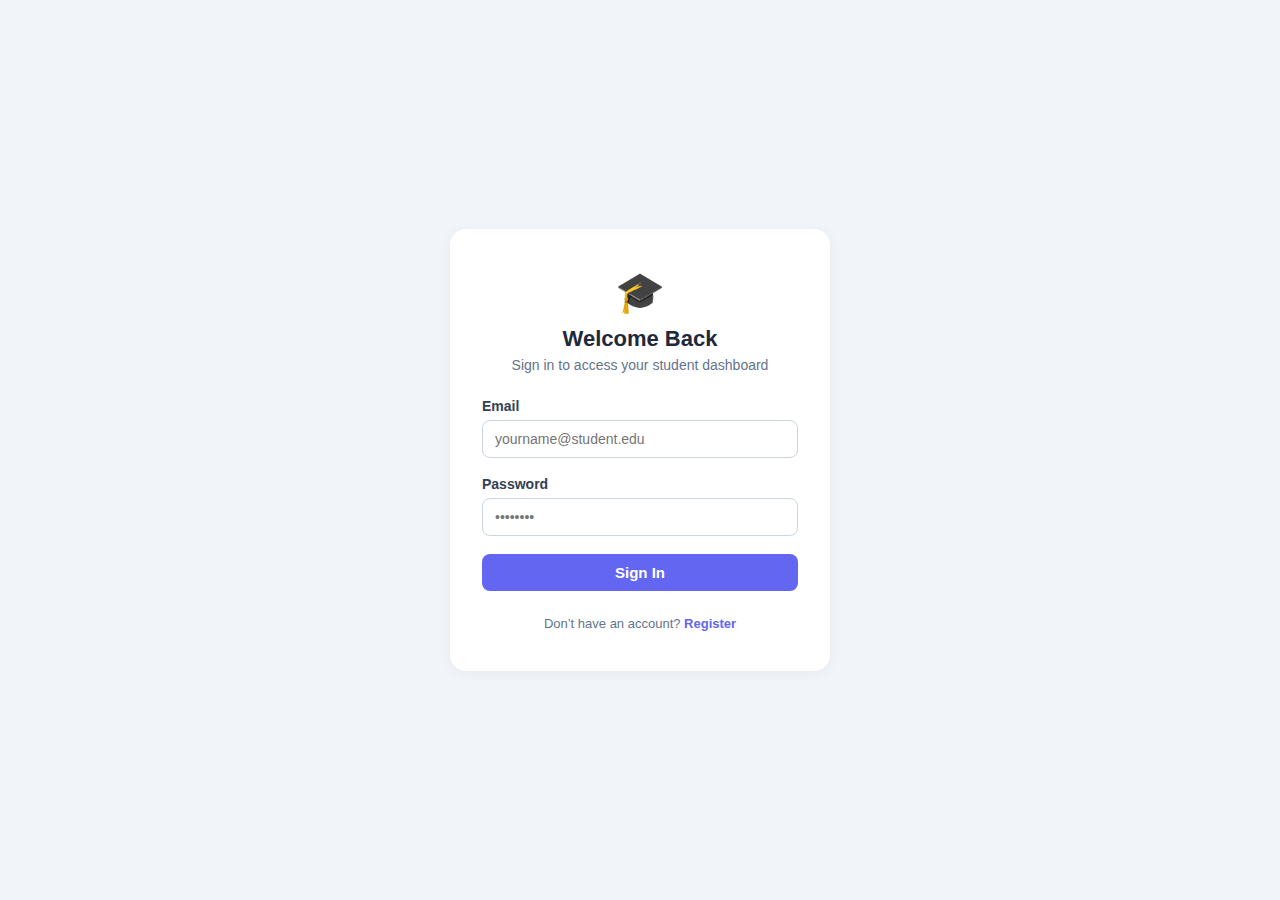
<file: index.html>
<!DOCTYPE html>
<html lang="en">
  <head>
    <meta charset="UTF-8" />
    <meta name="viewport" content="width=device-width, initial-scale=1.0" />
    <title>Login - Student Dashboard</title>
    <link rel="stylesheet" href="style.css" />
  </head>
  <body>
    <div class="login-container">
      <div class="login-card">
        <div class="login-header">
          <div class="logo">🎓</div>
          <h1>Welcome Back</h1>
          <p>Sign in to access your student dashboard</p>
        </div>

        <form class="login-form">
          <div class="form-group">
            <label>Email</label>
            <input type="email" placeholder="yourname@student.edu" required />
          </div>
          <div class="form-group">
            <label>Password</label>
            <input type="password" placeholder="••••••••" required />
          </div>
          <button type="submit">Sign In</button>
        </form>

        <div class="login-footer">
          <p>
            Don’t have an account?
            <a href="#">Register</a>
          </p>
        </div>
      </div>
    </div>
    <script>
      document
        .querySelector(".login-form")
        .addEventListener("submit", function (e) {
          e.preventDefault(); // biar gak reload halaman
          window.location.href = "dashboard.html"; // arahkan ke halaman utama
        });
    </script>
  </body>
</html>
</file>
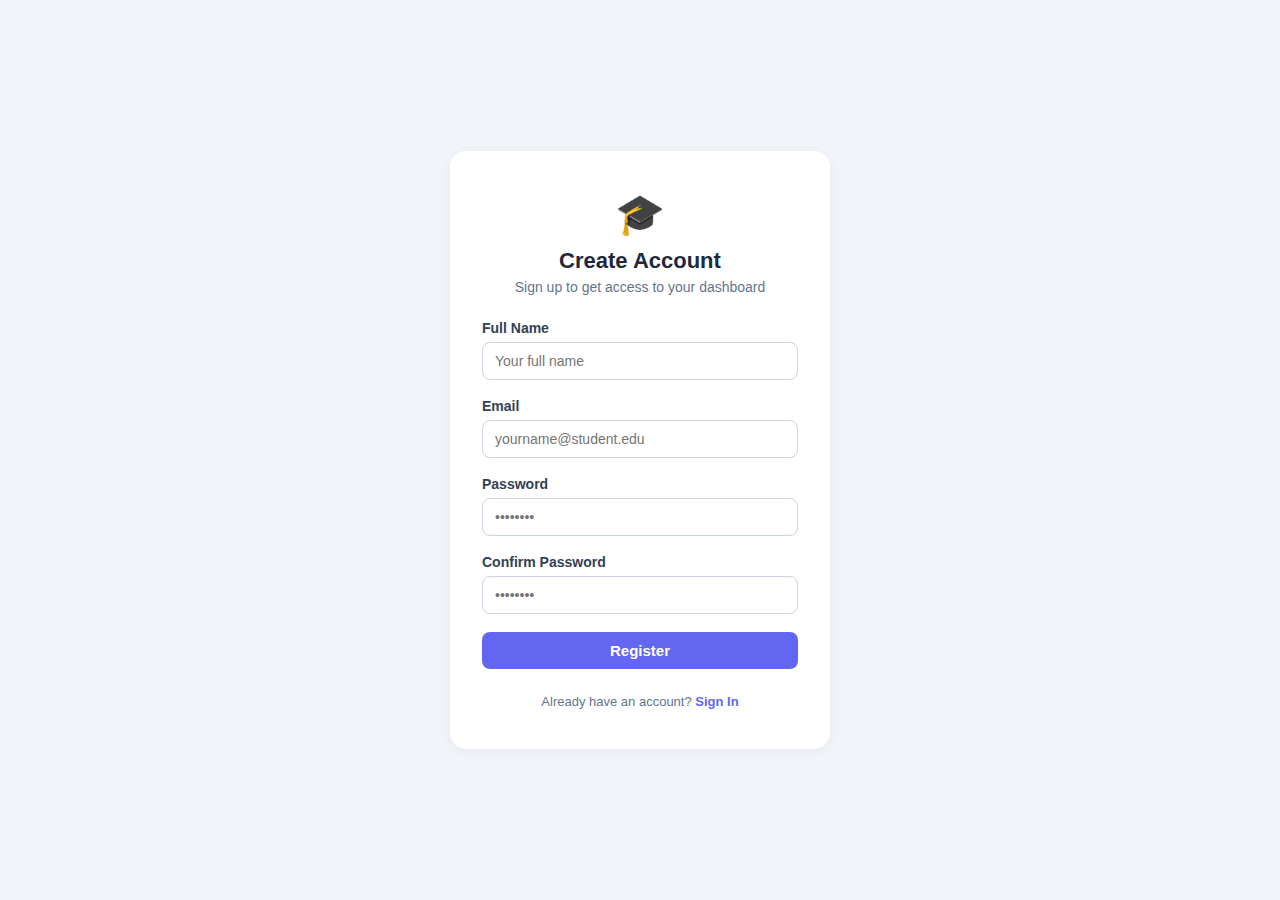
<file: register.html>
<!DOCTYPE html>
<html lang="en">
  <head>
    <meta charset="UTF-8" />
    <meta name="viewport" content="width=device-width, initial-scale=1.0" />
    <title>Register - Student Dashboard</title>
    <link rel="stylesheet" href="style.css" />
  </head>
  <body>
    <div class="login-container">
      <div class="login-card">
        <div class="login-header">
          <div class="logo">🎓</div>
          <h1>Create Account</h1>
          <p>Sign up to get access to your dashboard</p>
        </div>

        <form class="login-form">
          <div class="form-group">
            <label>Full Name</label>
            <input type="text" placeholder="Your full name" required />
          </div>
          <div class="form-group">
            <label>Email</label>
            <input type="email" placeholder="yourname@student.edu" required />
          </div>
          <div class="form-group">
            <label>Password</label>
            <input type="password" placeholder="••••••••" required />
          </div>
          <div class="form-group">
            <label>Confirm Password</label>
            <input type="password" placeholder="••••••••" required />
          </div>
          <button type="submit">Register</button>
        </form>

        <div class="login-footer">
          <p>
            Already have an account?
            <a href="index.html">Sign In</a>
          </p>
        </div>
      </div>
    </div>

    <script>
      document
        .querySelector(".login-form")
        .addEventListener("submit", function (e) {
          e.preventDefault();
          window.location.href = "index.html";
        });
    </script>
  </body>
</html>
</file>
<file: style.css>
/* Basic Reset */
* {
  margin: 0;
  padding: 0;
  box-sizing: border-box;
  font-family: "Inter", -apple-system, BlinkMacSystemFont, "Segoe UI", Roboto,
    sans-serif;
}

body {
  background: #f8fafc;
  color: #1e293b;
  min-height: 100vh;
  overflow-x: hidden;
}

/* Modern Color Scheme */
:root {
  --primary: #2563eb;
  --primary-dark: #1d4ed8;
  --secondary: #64748b;
  --accent: #06b6d4;
  --success: #10b981;
  --warning: #f59e0b;
  --error: #ef4444;
  --background: #f8fafc;
  --surface: #ffffff;
  --text-primary: #1e293b;
  --text-secondary: #64748b;
  --border: #e2e8f0;
}

/* Mobile Header & Hamburger */
.mobile-header {
  display: none;
  background: var(--surface);
  padding: 0.6rem 1.5rem;
  border-bottom: 1px solid var(--border);
  position: fixed;
  top: 0;
  left: 0;
  right: 0;
  z-index: 1000;
  box-shadow: 0 1px 3px rgba(0, 0, 0, 0.1);
}

.mobile-nav {
  display: flex;
  justify-content: space-between;
  align-items: center;
  width: 100%;
}

.mobile-profile {
  display: flex;
  align-items: center;
  gap: 12px;
}

.mobile-avatar {
  width: 40px;
  height: 40px;
  border-radius: 8px;
  background: linear-gradient(135deg, var(--primary), var(--accent));
  color: white;
  display: flex;
  align-items: center;
  justify-content: center;
  font-weight: 600;
  font-size: 14px;
}

.mobile-name {
  font-weight: 600;
  font-size: 16px;
  color: var(--text-primary);
}

/* Hamburger Menu */
.hamburger {
  display: flex;
  flex-direction: column;
  justify-content: space-between;
  width: 24px;
  height: 18px;
  background: none;
  border: none;
  cursor: pointer;
  padding: 0;
}

.hamburger span {
  display: block;
  height: 2px;
  width: 100%;
  background: var(--text-primary);
  border-radius: 1px;
  transition: all 0.3s ease;
}

.hamburger.active span:nth-child(1) {
  transform: rotate(45deg) translate(6px, 6px);
}

.hamburger.active span:nth-child(2) {
  opacity: 0;
}

.hamburger.active span:nth-child(3) {
  transform: rotate(-45deg) translate(6px, -6px);
}

/* Mobile Menu Overlay */
.mobile-menu-overlay {
  position: fixed;
  top: 0;
  left: 0;
  width: 100%;
  height: 100%;
  background: rgba(0, 0, 0, 0.5);
  z-index: 999;
  opacity: 0;
  visibility: hidden;
  transition: all 0.3s ease;
}

.mobile-menu-overlay.active {
  opacity: 1;
  visibility: visible;
}

.mobile-sidebar {
  position: fixed;
  top: 0;
  left: -280px;
  width: 280px;
  height: 100%;
  background: var(--surface);
  z-index: 1000;
  transition: left 0.3s ease;
  overflow-y: auto;
  box-shadow: 2px 0 10px rgba(0, 0, 0, 0.1);
}

.mobile-sidebar.active {
  left: 0;
}

.mobile-sidebar-content {
  padding: 2rem 1.5rem;
}

.mobile-sidebar .profile {
  text-align: center;
  padding-bottom: 2rem;
  margin-bottom: 2rem;
  border-bottom: 1px solid var(--border);
}

.mobile-sidebar .avatar {
  width: 64px;
  height: 64px;
  border-radius: 10px;
  background: linear-gradient(135deg, var(--primary), var(--accent));
  color: white;
  display: flex;
  align-items: center;
  justify-content: center;
  font-size: 1.125rem;
  font-weight: 600;
  margin: 0 auto 1rem;
}

.mobile-sidebar nav {
  display: flex;
  flex-direction: column;
  gap: 0.5rem;
}

.mobile-sidebar nav a {
  display: flex;
  align-items: center;
  gap: 0.75rem;
  padding: 0.875rem 1rem;
  text-decoration: none;
  color: var(--text-secondary);
  border-radius: 8px;
  transition: all 0.2s ease;
  font-weight: 500;
}

.mobile-sidebar nav a:hover,
.mobile-sidebar nav a.active {
  background: var(--primary);
  color: white;
  box-shadow: 0 2px 8px rgba(37, 99, 235, 0.2);
}

/* Container Layout - Clean & Professional */
.container {
  display: grid;
  grid-template-columns: 280px 1fr;
  min-height: 100vh;
  background: var(--background);
  gap: 0;
}

/* Sidebar - Professional Academic Style */
.sidebar {
  background: var(--surface);
  border-right: 1px solid var(--border);
  padding: 2rem 1.5rem;
  box-shadow: 0 1px 3px rgba(0, 0, 0, 0.1);
  position: sticky;
  top: 0;
  height: 100vh;
  overflow-y: auto;
}

.profile {
  text-align: center;
  padding-bottom: 2rem;
  margin-bottom: 2rem;
  border-bottom: 1px solid var(--border);
}

.avatar {
  width: 72px;
  height: 72px;
  border-radius: 12px;
  background: linear-gradient(135deg, var(--primary), var(--accent));
  color: white;
  display: flex;
  align-items: center;
  justify-content: center;
  font-size: 1.25rem;
  font-weight: 600;
  margin: 0 auto 1rem;
  box-shadow: 0 4px 12px rgba(37, 99, 235, 0.2);
}

.name {
  font-size: 1.25rem;
  font-weight: 600;
  color: var(--text-primary);
  margin-bottom: 0.5rem;
  line-height: 1.3;
}

.program {
  font-size: 0.875rem;
  color: var(--text-secondary);
  background: #f1f5f9;
  padding: 0.375rem 0.75rem;
  border-radius: 6px;
  display: inline-block;
  line-height: 1.4;
  max-width: 100%;
  word-wrap: break-word;
}

/* Navigation - Clean & Accessible */
.sidebar nav {
  display: flex;
  flex-direction: column;
  gap: 0.5rem;
}

.sidebar nav a {
  display: flex;
  align-items: center;
  gap: 0.75rem;
  padding: 0.875rem 1rem;
  text-decoration: none;
  color: var(--text-secondary);
  border-radius: 8px;
  transition: all 0.2s ease;
  font-weight: 500;
  line-height: 1.4;
  white-space: nowrap;
  overflow: hidden;
  text-overflow: ellipsis;
}

.sidebar nav a:hover {
  background: #f8fafc;
  color: var(--primary);
}

.sidebar nav a.active {
  background: var(--primary);
  color: white;
  box-shadow: 0 2px 8px rgba(37, 99, 235, 0.2);
}

/* Main Content Area */
.main-wrapper {
  display: flex;
  flex-direction: column;
  gap: 2rem;
  padding: 2rem;
  max-width: 1200px;
  margin: 0 auto;
  width: 100%;
  min-width: 0;
}

/* Header Section */
.main-header {
  background: var(--surface);
  padding: 2rem;
  border-radius: 12px;
  box-shadow: 0 1px 3px rgba(0, 0, 0, 0.1);
  border: 1px solid var(--border);
  width: 100%;
  max-width: 100%;
  box-sizing: border-box;
}

.main-header h1 {
  font-size: 2rem;
  font-weight: 700;
  color: var(--text-primary);
  margin-bottom: 0.5rem;
  line-height: 1.2;
  word-wrap: break-word;
}

.main-header div {
  color: var(--text-secondary);
  font-size: 1rem;
  line-height: 1.5;
}

/* Stats Cards - Clean & Informative */
.cards {
  display: grid;
  grid-template-columns: repeat(auto-fit, minmax(240px, 1fr));
  gap: 1.5rem;
  margin-bottom: 1rem;
  width: 100%;
  max-width: 100%;
}

.card {
  background: var(--surface);
  padding: 1.5rem;
  border-radius: 12px;
  box-shadow: 0 1px 3px rgba(0, 0, 0, 0.1);
  border: 1px solid var(--border);
  transition: transform 0.2s ease, box-shadow 0.2s ease;
  position: relative;
  overflow: hidden;
  width: 100%;
  max-width: 100%;
  box-sizing: border-box;
}

.card::before {
  content: "";
  position: absolute;
  top: 0;
  left: 0;
  width: 4px;
  height: 100%;
  background: var(--primary);
}

.card:hover {
  transform: translateY(-2px);
  box-shadow: 0 4px 12px rgba(0, 0, 0, 0.1);
}

.card-title {
  font-size: 0.875rem;
  color: var(--text-secondary);
  margin-bottom: 0.5rem;
  text-transform: uppercase;
  letter-spacing: 0.5px;
  font-weight: 600;
  line-height: 1.4;
}

.card-value {
  font-size: 2rem;
  font-weight: 700;
  color: var(--text-primary);
  margin-bottom: 0.25rem;
  line-height: 1.2;
  word-wrap: break-word;
}

.card-subtitle {
  font-size: 0.875rem;
  color: var(--text-secondary);
  line-height: 1.4;
}

/* Main Content Grid */
.main-section {
  display: grid;
  grid-template-columns: 1fr 1fr;
  gap: 2rem;
  align-items: start;
  width: 100%;
  max-width: 100%;
}

/* Chart Section */
.chart-section {
  background: var(--surface);
  padding: 1.5rem;
  border-radius: 12px;
  box-shadow: 0 1px 3px rgba(0, 0, 0, 0.1);
  border: 1px solid var(--border);
  grid-column: 1 / -1;
  width: 100%;
  max-width: 100%;
  box-sizing: border-box;
}

.chart-header {
  display: flex;
  justify-content: space-between;
  align-items: center;
  margin-bottom: 1.5rem;
  width: 100%;
  flex-wrap: wrap;
  gap: 1rem;
}

.chart-header h2 {
  font-size: 1.25rem;
  font-weight: 600;
  color: var(--text-primary);
  line-height: 1.3;
  min-width: 0;
}

.period-select {
  padding: 0.5rem 1rem;
  border: 1px solid var(--border);
  border-radius: 6px;
  background: var(--surface);
  color: var(--text-primary);
  font-size: 0.875rem;
  cursor: pointer;
  min-width: 160px;
  max-width: 100%;
}

#progressChart {
  width: 100% !important;
  height: 300px !important;
  max-width: 100%;
}

/* Grades Section */
.grades-section {
  background: var(--surface);
  padding: 1.5rem;
  border-radius: 12px;
  box-shadow: 0 1px 3px rgba(0, 0, 0, 0.1);
  border: 1px solid var(--border);
  width: 100%;
  max-width: 100%;
  box-sizing: border-box;
  overflow: hidden;
}

.grades-section h2 {
  font-size: 1.25rem;
  font-weight: 600;
  color: var(--text-primary);
  margin-bottom: 1.5rem;
  line-height: 1.3;
  word-wrap: break-word;
}

.grades-list {
  display: flex;
  flex-direction: column;
  gap: 1rem;
  width: 100%;
  max-width: 100%;
}

.grade-row {
  display: flex;
  justify-content: space-between;
  align-items: center;
  padding: 1rem;
  background: #f8fafc;
  border-radius: 8px;
  border: 1px solid var(--border);
  transition: background-color 0.2s ease;
  width: 100%;
  max-width: 100%;
  box-sizing: border-box;
  gap: 1rem;
}

.grade-row:hover {
  background: #f1f5f9;
}

.grade-info {
  flex: 1;
  min-width: 0;
  max-width: calc(100% - 80px);
}

.grade-course {
  font-weight: 600;
  color: var(--text-primary);
  margin-bottom: 0.25rem;
  line-height: 1.3;
  white-space: nowrap;
  overflow: hidden;
  text-overflow: ellipsis;
  max-width: 100%;
}

.grade-meta {
  font-size: 0.875rem;
  color: var(--text-secondary);
  line-height: 1.4;
  white-space: nowrap;
  overflow: hidden;
  text-overflow: ellipsis;
  max-width: 100%;
}

.grade-score {
  font-weight: 700;
  color: var(--primary);
  font-size: 1.125rem;
  flex-shrink: 0;
  min-width: 60px;
  text-align: right;
}

/* Profile Section */
.section {
  display: flex;
  flex-direction: column;
  gap: 2rem;
  width: 100%;
  max-width: 100%;
  box-sizing: border-box;
}

#profile,
#grades,
#attendance,
#settings {
  background: var(--surface);
  padding: 2rem;
  border-radius: 12px;
  box-shadow: 0 1px 3px rgba(0, 0, 0, 0.1);
  border: 1px solid var(--border);
  width: 100%;
  max-width: 100%;
  box-sizing: border-box;
}

#profile h2,
#grades h2,
#attendance h2,
#settings h2 {
  font-size: 1.5rem;
  font-weight: 600;
  color: var(--text-primary);
  margin-bottom: 1.5rem;
  line-height: 1.3;
  word-wrap: break-word;
}

#profile p {
  margin-bottom: 1rem;
  line-height: 1.6;
  color: var(--text-primary);
  word-wrap: break-word;
}

/* Attendance Section Styles */
.attendance-summary {
  display: grid;
  grid-template-columns: repeat(auto-fit, minmax(150px, 1fr));
  gap: 1rem;
  margin-bottom: 2rem;
}

.summary-card {
  background: var(--surface);
  padding: 1.5rem;
  border-radius: 8px;
  text-align: center;
  border: 1px solid var(--border);
  box-shadow: 0 1px 3px rgba(0, 0, 0, 0.1);
}

.summary-value {
  font-size: 2rem;
  font-weight: 700;
  color: var(--primary);
  margin-bottom: 0.5rem;
}

.summary-label {
  font-size: 0.875rem;
  color: var(--text-secondary);
}

.course-filter {
  margin-bottom: 1.5rem;
}

.course-filter label {
  font-weight: 600;
  margin-right: 0.5rem;
  color: var(--text-primary);
}

.course-filter select {
  padding: 0.5rem;
  border: 1px solid var(--border);
  border-radius: 4px;
  background: var(--surface);
  color: var(--text-primary);
}

.attendance-details {
  margin-bottom: 2rem;
}

.attendance-table {
  background: var(--surface);
  border-radius: 8px;
  overflow: hidden;
  box-shadow: 0 1px 3px rgba(0, 0, 0, 0.1);
  border: 1px solid var(--border);
}

.table-header {
  display: grid;
  grid-template-columns: 80px 120px 1fr 1fr 100px 120px;
  gap: 1rem;
  padding: 1rem;
  background: #f8fafc;
  font-weight: 600;
  color: var(--text-primary);
  border-bottom: 1px solid var(--border);
}

.table-body {
  max-height: 400px;
  overflow-y: auto;
}

.table-row {
  display: grid;
  grid-template-columns: 80px 120px 1fr 1fr 100px 120px;
  gap: 1rem;
  padding: 1rem;
  border-bottom: 1px solid var(--border);
  align-items: center;
}

.table-row:hover {
  background: #f8fafc;
}

.col-meeting {
  font-weight: 600;
  color: var(--text-primary);
}

.col-date {
  color: var(--text-secondary);
  font-size: 0.875rem;
}

.col-course {
  font-weight: 500;
}

.col-topic {
  color: var(--text-secondary);
  font-size: 0.875rem;
}

.col-notes {
  color: var(--text-secondary);
  font-size: 0.875rem;
  font-style: italic;
}

/* Status Styles */
.present {
  color: var(--success);
  font-weight: 600;
  background: #dcfce7;
  padding: 0.25rem 0.5rem;
  border-radius: 4px;
  font-size: 0.75rem;
}

.absent {
  color: var(--error);
  font-weight: 600;
  background: #fecaca;
  padding: 0.25rem 0.5rem;
  border-radius: 4px;
  font-size: 0.75rem;
}

.late {
  color: var(--warning);
  font-weight: 600;
  background: #fef3c7;
  padding: 0.25rem 0.5rem;
  border-radius: 4px;
  font-size: 0.75rem;
}

.excused {
  color: #8b5cf6;
  font-weight: 600;
  background: #ede9fe;
  padding: 0.25rem 0.5rem;
  border-radius: 4px;
  font-size: 0.75rem;
}

.attendance-legend {
  display: flex;
  gap: 1.5rem;
  justify-content: center;
  flex-wrap: wrap;
  margin-top: 1rem;
}

.legend-item {
  display: flex;
  align-items: center;
  gap: 0.5rem;
}

.legend-color {
  width: 12px;
  height: 12px;
  border-radius: 2px;
}

.legend-color.present {
  background: var(--success);
}

.legend-color.absent {
  background: var(--error);
}

.legend-color.late {
  background: var(--warning);
}

.legend-color.excused {
  background: #8b5cf6;
}

/* Right Sidebar */
.sidebar-right {
  display: flex;
  flex-direction: column;
  gap: 1.5rem;
  position: sticky;
  top: 2rem;
  width: 100%;
  max-width: 100%;
}

/* Student Info Card */
.student-info {
  background: linear-gradient(135deg, var(--primary), var(--primary-dark));
  color: white;
  padding: 1.5rem;
  border-radius: 12px;
  box-shadow: 0 4px 12px rgba(37, 99, 235, 0.2);
  width: 100%;
  max-width: 100%;
  box-sizing: border-box;
}

.student-info h3 {
  font-size: 1.25rem;
  font-weight: 600;
  margin-bottom: 1rem;
  line-height: 1.3;
  word-wrap: break-word;
}

.student-info p {
  margin-bottom: 0.5rem;
  opacity: 0.9;
  line-height: 1.4;
  word-wrap: break-word;
}

.progress-bg {
  background: rgba(255, 255, 255, 0.2);
  height: 8px;
  border-radius: 4px;
  overflow: hidden;
  margin-top: 1rem;
  width: 100%;
}

.progress-bar {
  background: white;
  height: 100%;
  border-radius: 4px;
  transition: width 0.3s ease;
  max-width: 100%;
}

/* Attendance Stats di Sidebar */
.attendance-stats {
  display: flex;
  justify-content: space-around;
  margin-bottom: 1rem;
}

.stat-item {
  text-align: center;
}

.stat-value {
  display: block;
  font-size: 1.25rem;
  font-weight: 700;
  color: var(--primary);
}

.stat-label {
  font-size: 0.75rem;
  color: var(--text-secondary);
}

.attendance-warning {
  display: flex;
  align-items: center;
  gap: 0.5rem;
  padding: 0.75rem;
  background: #fef3c7;
  border: 1px solid #f59e0b;
  border-radius: 6px;
  color: #92400e;
  font-size: 0.875rem;
}

/* Quick Actions */
.quick-actions {
  background: var(--surface);
  padding: 1.5rem;
  border-radius: 12px;
  box-shadow: 0 1px 3px rgba(0, 0, 0, 0.1);
  border: 1px solid var(--border);
  width: 100%;
  max-width: 100%;
  box-sizing: border-box;
}

.quick-actions h3 {
  font-size: 1.25rem;
  font-weight: 600;
  color: var(--text-primary);
  margin-bottom: 1rem;
  line-height: 1.3;
  word-wrap: break-word;
}

.actions {
  display: flex;
  flex-direction: column;
  gap: 0.75rem;
  width: 100%;
  max-width: 100%;
}

.actions button {
  padding: 0.75rem 1rem;
  border: 1px solid var(--border);
  background: var(--surface);
  color: var(--text-primary);
  border-radius: 6px;
  cursor: pointer;
  transition: all 0.2s ease;
  font-weight: 500;
  text-align: left;
  width: 100%;
  max-width: 100%;
  box-sizing: border-box;
  word-wrap: break-word;
  white-space: normal;
}

.actions button:hover {
  background: var(--primary);
  color: white;
  border-color: var(--primary);
}

/* Profile Info Styles */
.profile-info {
  display: flex;
  flex-direction: column;
  gap: 1rem;
}

.info-item {
  display: flex;
  justify-content: space-between;
  align-items: center;
  padding: 1rem;
  background: #f8fafc;
  border-radius: 6px;
  border: 1px solid var(--border);
}

.info-label {
  font-weight: 600;
  color: var(--text-primary);
}

.info-value {
  color: var(--text-secondary);
}

/* Settings Styles */
.settings-content {
  display: flex;
  flex-direction: column;
  gap: 2rem;
}

.setting-group {
  background: var(--surface);
  padding: 1.5rem;
  border-radius: 8px;
  border: 1px solid var(--border);
}

.setting-group h3 {
  margin-bottom: 1rem;
  color: var(--text-primary);
}

.setting-item {
  display: flex;
  justify-content: space-between;
  align-items: center;
  padding: 0.75rem 0;
  border-bottom: 1px solid var(--border);
}

.setting-item:last-child {
  border-bottom: none;
}

.save-settings {
  background: var(--primary);
  color: white;
  border: none;
  padding: 0.75rem 1.5rem;
  border-radius: 6px;
  font-weight: 600;
  cursor: pointer;
  align-self: flex-start;
}

.save-settings:hover {
  background: var(--primary-dark);
}

/* ========================================= */
/* RESPONSIVE DESIGN */
/* ========================================= */

/* Tablet (1024px ke bawah) */
@media (max-width: 1024px) {
  .container {
    grid-template-columns: 1fr;
  }

  .sidebar {
    display: none;
  }

  .mobile-header {
    display: block;
  }

  .main-wrapper {
    padding: 1rem;
    padding-top: 80px;
  }

  .main-section {
    grid-template-columns: 1fr;
  }

  .sidebar-right {
    position: static;
  }
}

/* Mobile (768px ke bawah) */
@media (max-width: 768px) {
  .cards {
    grid-template-columns: 1fr;
  }

  .main-header {
    padding: 1.5rem;
  }

  .main-header h1 {
    font-size: 1.5rem;
  }

  .card-value {
    font-size: 1.75rem;
  }

  .grade-row {
    flex-direction: column;
    align-items: flex-start;
    gap: 0.5rem;
  }

  .grade-info {
    max-width: 100%;
    width: 100%;
  }

  .grade-course,
  .grade-meta {
    white-space: normal;
    overflow: visible;
    text-overflow: unset;
  }

  .grade-score {
    align-self: flex-end;
    text-align: left;
  }

  /* Attendance Table Responsive */
  .table-header,
  .table-row {
    grid-template-columns: 60px 100px 1fr;
    gap: 0.5rem;
  }

  .col-topic,
  .col-notes {
    display: none;
  }

  .attendance-summary {
    grid-template-columns: repeat(2, 1fr);
  }

  .attendance-legend {
    flex-direction: column;
    align-items: center;
    gap: 0.5rem;
  }
}

/* Small Mobile (480px ke bawah) */
@media (max-width: 480px) {
  .main-wrapper {
    padding: 1rem;
    padding-top: 70px;
    gap: 1rem;
  }

  .main-header,
  .card,
  .chart-section,
  .grades-section,
  .student-info,
  .attendance,
  .quick-actions,
  #profile,
  #grades,
  #attendance,
  #settings {
    padding: 1rem;
  }

  .chart-header {
    flex-direction: column;
    align-items: flex-start;
    gap: 1rem;
  }

  .period-select {
    width: 100%;
    max-width: 100%;
  }

  .mobile-sidebar {
    width: 100%;
    left: -100%;
  }

  /* Attendance Table Small Mobile */
  .table-header,
  .table-row {
    grid-template-columns: 50px 1fr 80px;
    font-size: 0.875rem;
    padding: 0.75rem;
  }

  .col-date {
    display: none;
  }

  .attendance-summary {
    grid-template-columns: 1fr;
  }

  .summary-card {
    padding: 1rem;
  }

  .summary-value {
    font-size: 1.5rem;
  }
}

/* Print Styles */
@media print {
  .sidebar,
  .sidebar-right,
  .mobile-header {
    display: none;
  }

  .container {
    grid-template-columns: 1fr;
  }

  .main-wrapper {
    max-width: none;
    padding: 0;
  }
}

/* ================= LOGIN PAGE ================= */
.login-container {
  display: flex;
  justify-content: center;
  align-items: center;
  height: 100vh;
  background-color: #f1f5f9;
  padding: 20px;
}

.login-card {
  background: #fff;
  border-radius: 16px;
  box-shadow: 0 2px 12px rgba(0, 0, 0, 0.05);
  padding: 40px 32px;
  max-width: 380px;
  width: 100%;
  text-align: center;
  transition: transform 0.3s ease;
}

.login-card:hover {
  transform: translateY(-4px);
}

.login-header .logo {
  font-size: 40px;
  margin-bottom: 10px;
}

.login-header h1 {
  font-size: 22px;
  font-weight: bold;
  color: #1e293b;
  margin-bottom: 5px;
}

.login-header p {
  font-size: 14px;
  color: #64748b;
  margin-bottom: 25px;
}

/* Form */
.login-form {
  display: flex;
  flex-direction: column;
  gap: 18px;
  text-align: left;
}

.form-group label {
  font-size: 14px;
  font-weight: 600;
  color: #334155;
  display: block;
  margin-bottom: 6px;
}

.form-group input {
  width: 100%;
  padding: 10px 12px;
  border: 1px solid #cbd5e1;
  border-radius: 8px;
  font-size: 14px;
  transition: border 0.2s, box-shadow 0.2s;
}

.form-group input:focus {
  border-color: #6366f1;
  box-shadow: 0 0 0 3px rgba(99, 102, 241, 0.15);
  outline: none;
}

/* Button */
button[type="submit"] {
  width: 100%;
  background: #6366f1;
  color: #fff;
  border: none;
  padding: 10px 0;
  font-size: 15px;
  border-radius: 8px;
  cursor: pointer;
  transition: background 0.2s;
  font-weight: 600;
}

button[type="submit"]:hover {
  background: #4f46e5;
}

/* Footer */
.login-footer {
  margin-top: 25px;
  font-size: 13px;
  color: #64748b;
}

.login-footer a {
  color: #6366f1;
  text-decoration: none;
  font-weight: 600;
}

.login-footer a:hover {
  text-decoration: underline;
}

/* Responsive */
@media (max-width: 500px) {
  .login-card {
    padding: 28px 22px;
  }

  .login-header h1 {
    font-size: 20px;
  }

  .login-header p {
    font-size: 13px;
  }

  button[type="submit"] {
    padding: 9px 0;
    font-size: 14px;
  }
}
</file>
